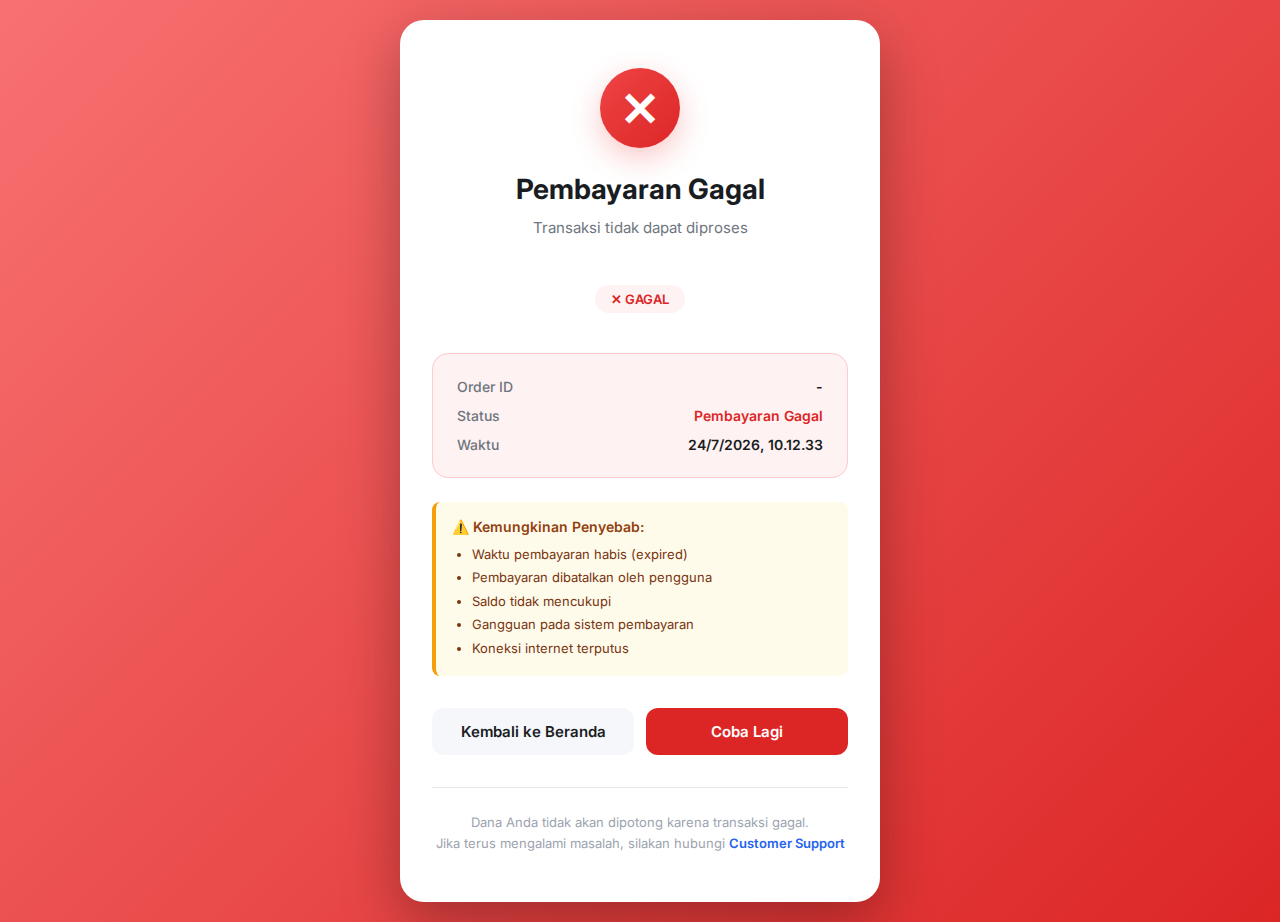
<file: failed.html>
<!DOCTYPE html>
<html lang="id">
<head>
    <meta charset="UTF-8">
    <meta name="viewport" content="width=device-width, initial-scale=1.0">
    <title>Pembayaran Gagal - Qualita Travel</title>
    <link href="https://fonts.googleapis.com/css2?family=Inter:wght@400;500;600;700&display=swap" rel="stylesheet">
    <style>
        * {
            margin: 0;
            padding: 0;
            box-sizing: border-box;
        }

        body {
            font-family: 'Inter', sans-serif;
            background: linear-gradient(135deg, #f87171 0%, #dc2626 100%);
            min-height: 100vh;
            display: flex;
            justify-content: center;
            align-items: center;
            padding: 20px;
        }

        .container {
            background: white;
            border-radius: 24px;
            padding: 48px 32px;
            max-width: 480px;
            width: 100%;
            text-align: center;
            box-shadow: 0 20px 60px rgba(0, 0, 0, 0.3);
            animation: slideUp 0.5s ease-out;
        }

        @keyframes slideUp {
            from {
                opacity: 0;
                transform: translateY(30px);
            }
            to {
                opacity: 1;
                transform: translateY(0);
            }
        }

        .error-icon {
            width: 80px;
            height: 80px;
            margin: 0 auto 24px;
            background: linear-gradient(135deg, #ef4444 0%, #dc2626 100%);
            border-radius: 50%;
            display: flex;
            align-items: center;
            justify-content: center;
            animation: shake 0.6s ease-out;
            box-shadow: 0 10px 30px rgba(239, 68, 68, 0.3);
        }

        .error-icon::before {
            content: "✕";
            font-size: 48px;
            color: white;
            font-weight: bold;
        }

        @keyframes shake {
            0%, 100% { transform: translateX(0); }
            10%, 30%, 50%, 70%, 90% { transform: translateX(-5px); }
            20%, 40%, 60%, 80% { transform: translateX(5px); }
        }

        h1 {
            color: #1a1d1f;
            font-size: 28px;
            font-weight: 700;
            margin-bottom: 12px;
        }

        .subtitle {
            color: #6f767e;
            font-size: 15px;
            margin-bottom: 32px;
        }

        .info-box {
            background: #fef2f2;
            border: 1px solid #fecaca;
            border-radius: 16px;
            padding: 24px;
            margin: 24px 0;
            text-align: left;
        }

        .info-row {
            display: flex;
            justify-content: space-between;
            margin-bottom: 12px;
            font-size: 14px;
        }

        .info-row:last-child {
            margin-bottom: 0;
        }

        .info-label {
            color: #6f767e;
            font-weight: 500;
        }

        .info-value {
            color: #1a1d1f;
            font-weight: 600;
            text-align: right;
        }

        .status-badge {
            display: inline-block;
            padding: 6px 16px;
            background: #fef2f2;
            color: #dc2626;
            border-radius: 20px;
            font-size: 13px;
            font-weight: 600;
            margin: 16px 0;
        }

        .reason-box {
            background: #fffbeb;
            border-left: 4px solid #f59e0b;
            border-radius: 8px;
            padding: 16px;
            margin: 24px 0;
            text-align: left;
        }

        .reason-box h3 {
            color: #92400e;
            font-size: 14px;
            font-weight: 600;
            margin-bottom: 8px;
        }

        .reason-box ul {
            color: #78350f;
            font-size: 13px;
            line-height: 1.8;
            padding-left: 20px;
        }

        .buttons {
            display: flex;
            gap: 12px;
            margin-top: 32px;
        }

        .btn {
            flex: 1;
            padding: 14px 24px;
            border: none;
            border-radius: 12px;
            font-size: 15px;
            font-weight: 600;
            cursor: pointer;
            transition: all 0.2s;
            font-family: 'Inter', sans-serif;
        }

        .btn:hover {
            transform: translateY(-2px);
            box-shadow: 0 4px 12px rgba(0, 0, 0, 0.15);
        }

        .btn-primary {
            background: #dc2626;
            color: white;
        }

        .btn-primary:hover {
            background: #b91c1c;
        }

        .btn-secondary {
            background: #f5f7fa;
            color: #1a1d1f;
        }

        .btn-secondary:hover {
            background: #e5e7eb;
        }

        .footer-note {
            margin-top: 32px;
            padding-top: 24px;
            border-top: 1px solid #e5e7eb;
            color: #9ca3af;
            font-size: 13px;
            line-height: 1.6;
        }

        .support-link {
            color: #2563eb;
            text-decoration: none;
            font-weight: 600;
        }

        .support-link:hover {
            text-decoration: underline;
        }
    </style>
</head>
<body>
    <div class="container">
        <div class="error-icon"></div>
        <h1>Pembayaran Gagal</h1>
        <p class="subtitle">Transaksi tidak dapat diproses</p>
        
        <div class="status-badge">✕ GAGAL</div>

        <div class="info-box">
            <div class="info-row">
                <span class="info-label">Order ID</span>
                <span class="info-value" id="orderId">-</span>
            </div>
            <div class="info-row">
                <span class="info-label">Status</span>
                <span class="info-value" style="color: #dc2626;">Pembayaran Gagal</span>
            </div>
            <div class="info-row">
                <span class="info-label">Waktu</span>
                <span class="info-value" id="failedTime">-</span>
            </div>
        </div>

        <div class="reason-box">
            <h3>⚠️ Kemungkinan Penyebab:</h3>
            <ul>
                <li>Waktu pembayaran habis (expired)</li>
                <li>Pembayaran dibatalkan oleh pengguna</li>
                <li>Saldo tidak mencukupi</li>
                <li>Gangguan pada sistem pembayaran</li>
                <li>Koneksi internet terputus</li>
            </ul>
        </div>

        <div class="buttons">
            <button class="btn btn-secondary" onclick="backToHome()">
                Kembali ke Beranda
            </button>
            <button class="btn btn-primary" onclick="retryPayment()">
                Coba Lagi
            </button>
        </div>

        <div class="footer-note">
            <p>Dana Anda tidak akan dipotong karena transaksi gagal.</p>
            <p>Jika terus mengalami masalah, silakan hubungi 
                <a href="#" class="support-link">Customer Support</a>
            </p>
        </div>
    </div>

    <script>
        // Ambil data dari URL parameters
        function loadFailedData() {
            const urlParams = new URLSearchParams(window.location.search);
            
            const orderId = urlParams.get('order_id') || '-';
            const timestamp = urlParams.get('timestamp');

            document.getElementById('orderId').textContent = orderId;
            
            if (timestamp) {
                const date = new Date(parseInt(timestamp) * 1000);
                document.getElementById('failedTime').textContent = date.toLocaleString('id-ID');
            } else {
                document.getElementById('failedTime').textContent = new Date().toLocaleString('id-ID');
            }
        }

        function backToHome() {
            window.location.href = '/';
        }

        function retryPayment() {
            // Kembali ke halaman utama untuk melakukan pembelian ulang
            window.location.href = '/';
        }

        // Load data saat halaman dimuat
        window.addEventListener('load', loadFailedData);
    </script>
</body>
</html>
</file>
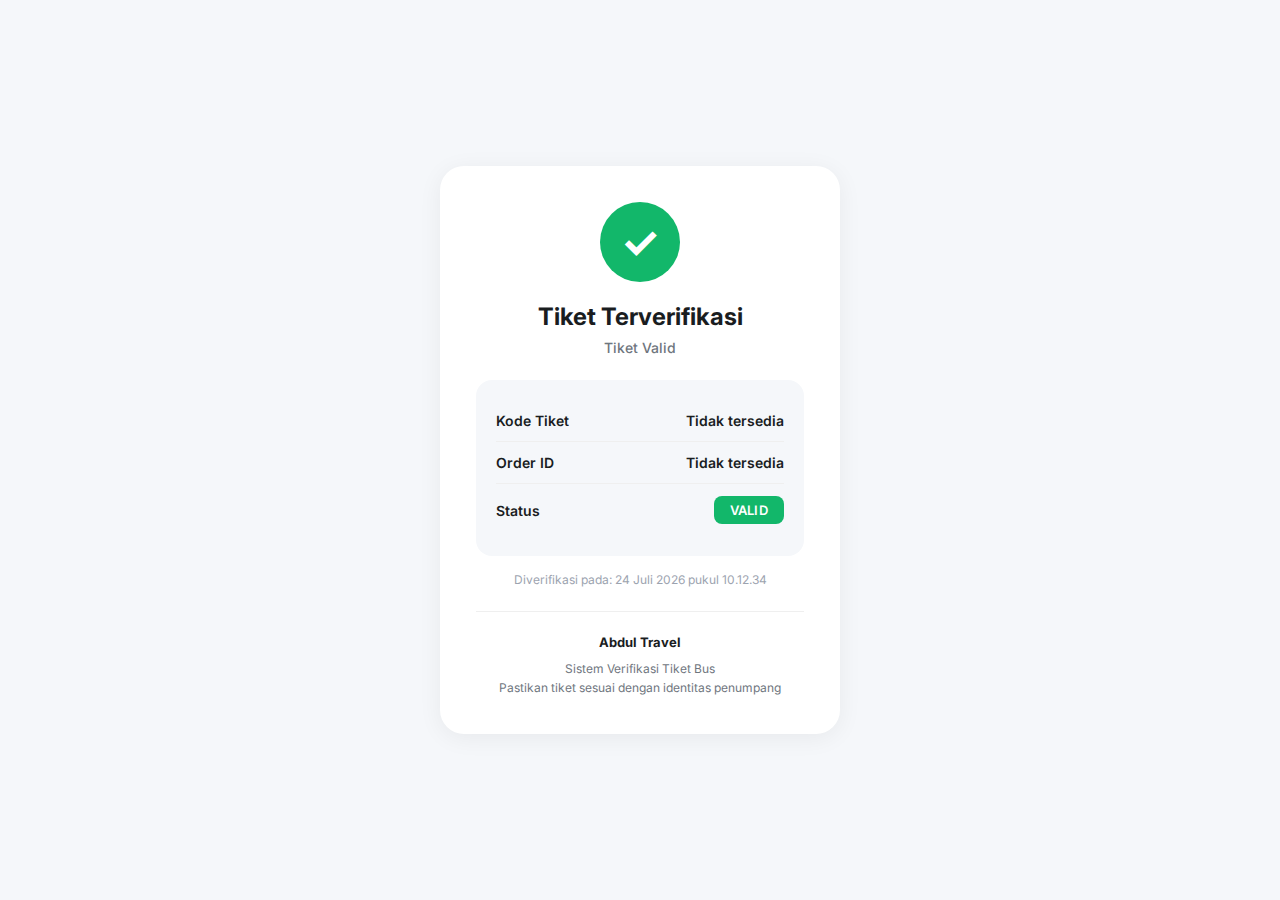
<file: simulasi-verifikasi.html>
<!DOCTYPE html>
<html lang="id">
<head>
    <meta charset="UTF-8">
    <title>Verifikasi Tiket - Abdul Travel</title>
    <meta name="viewport" content="width=device-width, initial-scale=1.0">
    <link href="https://fonts.googleapis.com/css2?family=Inter:wght@400;500;600;700&display=swap" rel="stylesheet">
    
    <style>
        * {
            margin: 0;
            padding: 0;
            box-sizing: border-box;
        }

        body {
            font-family: 'Inter', sans-serif;
            background: #f5f7fa;
            min-height: 100vh;
            display: flex;
            justify-content: center;
            align-items: center;
            padding: 20px;
        }

        .card {
            background: white;
            max-width: 400px;
            width: 100%;
            padding: 36px;
            border-radius: 24px;
            box-shadow: 0 4px 24px rgba(0, 0, 0, 0.06);
            text-align: center;
            animation: slideUp 0.4s ease-out;
        }

        @keyframes slideUp {
            from { 
                opacity: 0; 
                transform: translateY(20px);
            }
            to { 
                opacity: 1; 
                transform: translateY(0);
            }
        }

        .success-icon {
            width: 80px;
            height: 80px;
            background: #12b76a;
            border-radius: 50%;
            margin: 0 auto 20px;
            display: flex;
            align-items: center;
            justify-content: center;
            font-size: 44px;
            color: white;
            animation: successPop 0.5s ease-out;
        }

        @keyframes successPop {
            0% { 
                transform: scale(0);
                opacity: 0;
            }
            50% { 
                transform: scale(1.1);
            }
            100% { 
                transform: scale(1);
                opacity: 1;
            }
        }

        h1 {
            color: #1a1d1f;
            margin-bottom: 8px;
            font-size: 24px;
            font-weight: 700;
        }

        .subtitle {
            color: #6f767e;
            font-size: 14px;
            margin-bottom: 24px;
            font-weight: 500;
        }

        .info {
            background: #f5f7fa;
            border-radius: 16px;
            padding: 20px;
            margin-top: 24px;
            text-align: left;
            font-size: 14px;
        }

        .info p {
            margin: 12px 0;
            display: flex;
            justify-content: space-between;
            align-items: center;
        }

        .info strong {
            color: #1a1d1f;
            font-weight: 600;
        }

        .info .value {
            color: #1a1d1f;
            font-weight: 600;
            text-align: right;
        }

        .status-badge {
            display: inline-block;
            background: #12b76a;
            color: white;
            padding: 6px 16px;
            border-radius: 8px;
            font-weight: 600;
            font-size: 13px;
            text-transform: uppercase;
            letter-spacing: 0.3px;
        }

        .divider {
            height: 1px;
            background: #efefef;
            margin: 12px 0;
        }

        .footer {
            margin-top: 24px;
            padding-top: 20px;
            border-top: 1px solid #efefef;
            font-size: 12px;
            color: #6f767e;
            line-height: 1.6;
        }

        .footer strong {
            color: #1a1d1f;
            display: block;
            margin-bottom: 6px;
            font-size: 13px;
        }

        .timestamp {
            font-size: 12px;
            color: #9ca3af;
            margin-top: 16px;
        }

        .check-icon {
            width: 80px;
            height: 80px;
            background: #12b76a;
            border-radius: 50%;
            margin: 0 auto 20px;
            display: flex;
            align-items: center;
            justify-content: center;
            position: relative;
            animation: successPop 0.5s ease-out;
        }

        .check-icon::before {
            content: '✓';
            font-size: 44px;
            color: white;
            font-weight: bold;
        }
    </style>
</head>
<body>

<div class="card">
    <div class="check-icon"></div>

    <h1>Tiket Terverifikasi</h1>
    <p class="subtitle">Tiket Valid</p>

    <div class="info">
        <p>
            <strong>Kode Tiket</strong>
            <span class="value" id="ticketCode">-</span>
        </p>
        <div class="divider"></div>
        <p>
            <strong>Order ID</strong>
            <span class="value" id="orderId">-</span>
        </p>
        <div class="divider"></div>
        <p>
            <strong>Status</strong>
            <span class="status-badge">VALID</span>
        </p>
    </div>

    <p class="timestamp" id="verificationTime">Diverifikasi pada: -</p>

    <div class="footer">
        <strong>Abdul Travel</strong>
        Sistem Verifikasi Tiket Bus<br>
        Pastikan tiket sesuai dengan identitas penumpang
    </div>
</div>

<script>
    document.addEventListener('DOMContentLoaded', function() {
        const params = new URLSearchParams(window.location.search);
        const ticketCode = params.get('code');
        const orderId = params.get('order');

        document.getElementById('ticketCode').textContent = ticketCode || 'Tidak tersedia';
        document.getElementById('orderId').textContent = orderId || 'Tidak tersedia';

        const now = new Date();
        const formattedTime = now.toLocaleString('id-ID', {
            day: '2-digit',
            month: 'long',
            year: 'numeric',
            hour: '2-digit',
            minute: '2-digit',
            second: '2-digit'
        });
        document.getElementById('verificationTime').textContent = `Diverifikasi pada: ${formattedTime}`;
    });
</script>

</body>
</html>
</file>
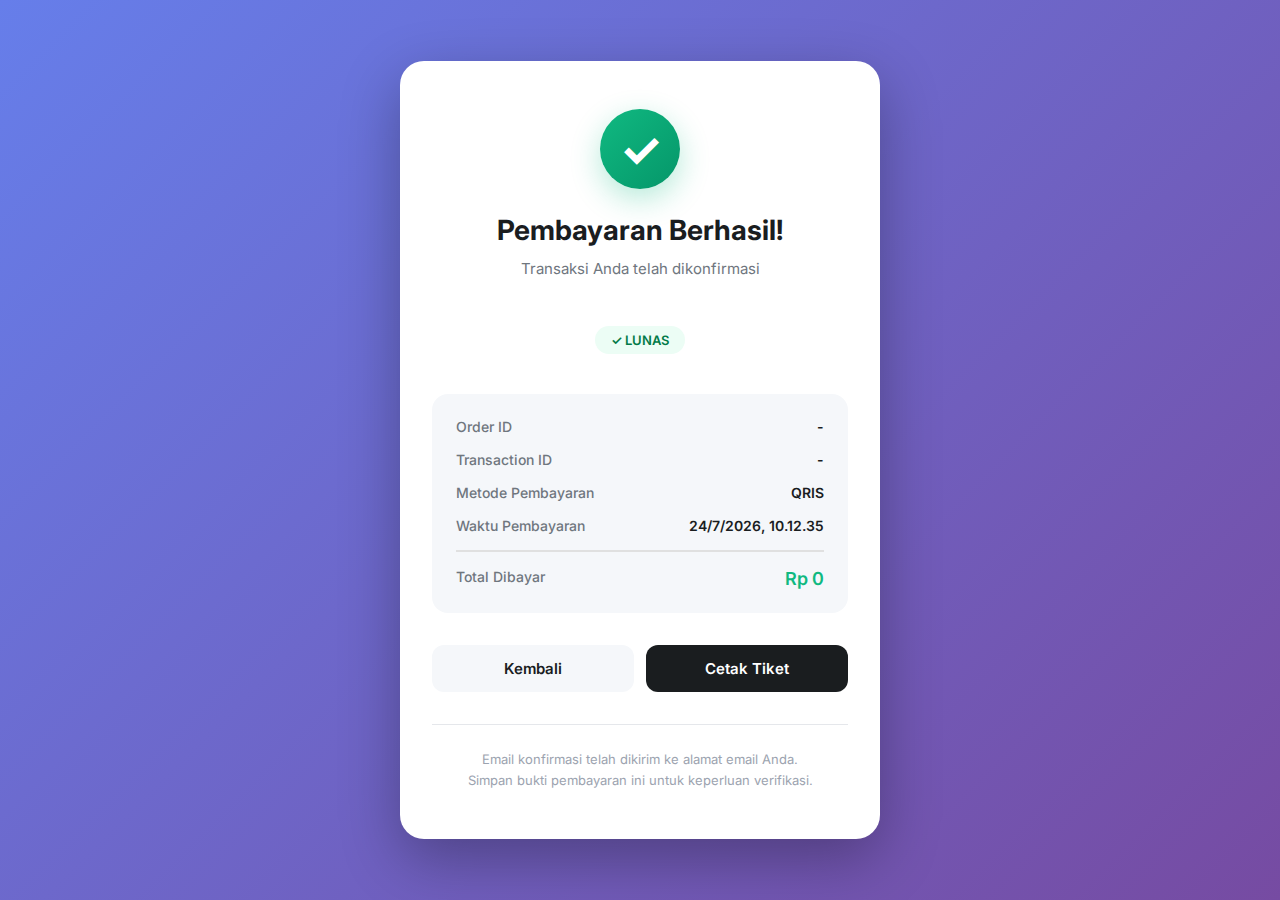
<file: success.html>
<!DOCTYPE html>
<html lang="id">
<head>
    <meta charset="UTF-8">
    <meta name="viewport" content="width=device-width, initial-scale=1.0">
    <title>Pembayaran Berhasil - Qualita Travel</title>
    <link href="https://fonts.googleapis.com/css2?family=Inter:wght@400;500;600;700&display=swap" rel="stylesheet">
    <style>
        * {
            margin: 0;
            padding: 0;
            box-sizing: border-box;
        }

        body {
            font-family: 'Inter', sans-serif;
            background: linear-gradient(135deg, #667eea 0%, #764ba2 100%);
            min-height: 100vh;
            display: flex;
            justify-content: center;
            align-items: center;
            padding: 20px;
        }

        .container {
            background: white;
            border-radius: 24px;
            padding: 48px 32px;
            max-width: 480px;
            width: 100%;
            text-align: center;
            box-shadow: 0 20px 60px rgba(0, 0, 0, 0.3);
            animation: slideUp 0.5s ease-out;
        }

        @keyframes slideUp {
            from {
                opacity: 0;
                transform: translateY(30px);
            }
            to {
                opacity: 1;
                transform: translateY(0);
            }
        }

        .success-icon {
            width: 80px;
            height: 80px;
            margin: 0 auto 24px;
            background: linear-gradient(135deg, #10b981 0%, #059669 100%);
            border-radius: 50%;
            display: flex;
            align-items: center;
            justify-content: center;
            animation: pop 0.6s ease-out;
            box-shadow: 0 10px 30px rgba(16, 185, 129, 0.3);
        }

        .success-icon::before {
            content: "✓";
            font-size: 48px;
            color: white;
            font-weight: bold;
        }

        @keyframes pop {
            0% { transform: scale(0); opacity: 0; }
            50% { transform: scale(1.2); }
            100% { transform: scale(1); opacity: 1; }
        }

        h1 {
            color: #1a1d1f;
            font-size: 28px;
            font-weight: 700;
            margin-bottom: 12px;
        }

        .subtitle {
            color: #6f767e;
            font-size: 15px;
            margin-bottom: 32px;
        }

        .info-box {
            background: #f5f7fa;
            border-radius: 16px;
            padding: 24px;
            margin: 24px 0;
            text-align: left;
        }

        .info-row {
            display: flex;
            justify-content: space-between;
            margin-bottom: 16px;
            font-size: 14px;
        }

        .info-row:last-child {
            margin-bottom: 0;
            padding-top: 16px;
            border-top: 2px solid #e0e0e0;
        }

        .info-label {
            color: #6f767e;
            font-weight: 500;
        }

        .info-value {
            color: #1a1d1f;
            font-weight: 600;
            text-align: right;
        }

        .status-badge {
            display: inline-block;
            padding: 6px 16px;
            background: #ecfdf5;
            color: #027a48;
            border-radius: 20px;
            font-size: 13px;
            font-weight: 600;
            margin: 16px 0;
        }

        .buttons {
            display: flex;
            gap: 12px;
            margin-top: 32px;
        }

        .btn {
            flex: 1;
            padding: 14px 24px;
            border: none;
            border-radius: 12px;
            font-size: 15px;
            font-weight: 600;
            cursor: pointer;
            transition: all 0.2s;
            font-family: 'Inter', sans-serif;
        }

        .btn:hover {
            transform: translateY(-2px);
            box-shadow: 0 4px 12px rgba(0, 0, 0, 0.15);
        }

        .btn-primary {
            background: #1a1d1f;
            color: white;
        }

        .btn-primary:hover {
            background: #2d3135;
        }

        .btn-secondary {
            background: #f5f7fa;
            color: #1a1d1f;
        }

        .btn-secondary:hover {
            background: #e5e7eb;
        }

        .footer-note {
            margin-top: 32px;
            padding-top: 24px;
            border-top: 1px solid #e5e7eb;
            color: #9ca3af;
            font-size: 13px;
            line-height: 1.6;
        }

        .loading {
            display: inline-block;
            width: 16px;
            height: 16px;
            border: 2px solid #f3f3f3;
            border-top: 2px solid #1a1d1f;
            border-radius: 50%;
            animation: spin 0.6s linear infinite;
            margin-right: 8px;
            vertical-align: middle;
        }

        @keyframes spin {
            0% { transform: rotate(0deg); }
            100% { transform: rotate(360deg); }
        }
    </style>
</head>
<body>
    <div class="container">
        <div class="success-icon"></div>
        <h1>Pembayaran Berhasil!</h1>
        <p class="subtitle">Transaksi Anda telah dikonfirmasi</p>
        
        <div class="status-badge">✓ LUNAS</div>

        <div class="info-box">
            <div class="info-row">
                <span class="info-label">Order ID</span>
                <span class="info-value" id="orderId">-</span>
            </div>
            <div class="info-row">
                <span class="info-label">Transaction ID</span>
                <span class="info-value" id="transactionId">-</span>
            </div>
            <div class="info-row">
                <span class="info-label">Metode Pembayaran</span>
                <span class="info-value">QRIS</span>
            </div>
            <div class="info-row">
                <span class="info-label">Waktu Pembayaran</span>
                <span class="info-value" id="paymentTime">-</span>
            </div>
            <div class="info-row">
                <span class="info-label">Total Dibayar</span>
                <span class="info-value" id="amount" style="font-size: 18px; color: #10b981;">-</span>
            </div>
        </div>

        <div class="buttons">
            <button class="btn btn-secondary" onclick="backToHome()">
                Kembali
            </button>
            <button class="btn btn-primary" onclick="printTicket()">
                Cetak Tiket
            </button>
        </div>

        <div class="footer-note">
            <p>Email konfirmasi telah dikirim ke alamat email Anda.</p>
            <p>Simpan bukti pembayaran ini untuk keperluan verifikasi.</p>
        </div>
    </div>

    <script>
        // Ambil data dari URL parameters
        function loadPaymentData() {
            const urlParams = new URLSearchParams(window.location.search);
            
            const orderId = urlParams.get('order_id') || '-';
            const transactionId = urlParams.get('transaction_id') || '-';
            const amount = urlParams.get('amount') || '0';
            const timestamp = urlParams.get('timestamp');

            document.getElementById('orderId').textContent = orderId;
            document.getElementById('transactionId').textContent = transactionId;
            document.getElementById('amount').textContent = formatCurrency(amount);
            
            if (timestamp) {
                const date = new Date(parseInt(timestamp) * 1000);
                document.getElementById('paymentTime').textContent = date.toLocaleString('id-ID');
            } else {
                document.getElementById('paymentTime').textContent = new Date().toLocaleString('id-ID');
            }
        }

        function formatCurrency(amount) {
            return 'Rp ' + parseInt(amount).toLocaleString('id-ID');
        }

        function backToHome() {
            window.location.href = '/';
        }

        function printTicket() {
            const urlParams = new URLSearchParams(window.location.search);
            const orderId = urlParams.get('order_id');
            
            // Redirect ke halaman utama dengan parameter untuk print
            window.location.href = `/?print=${orderId}`;
        }

        // Load data saat halaman dimuat
        window.addEventListener('load', loadPaymentData);
    </script>
</body>
</html>
</file>
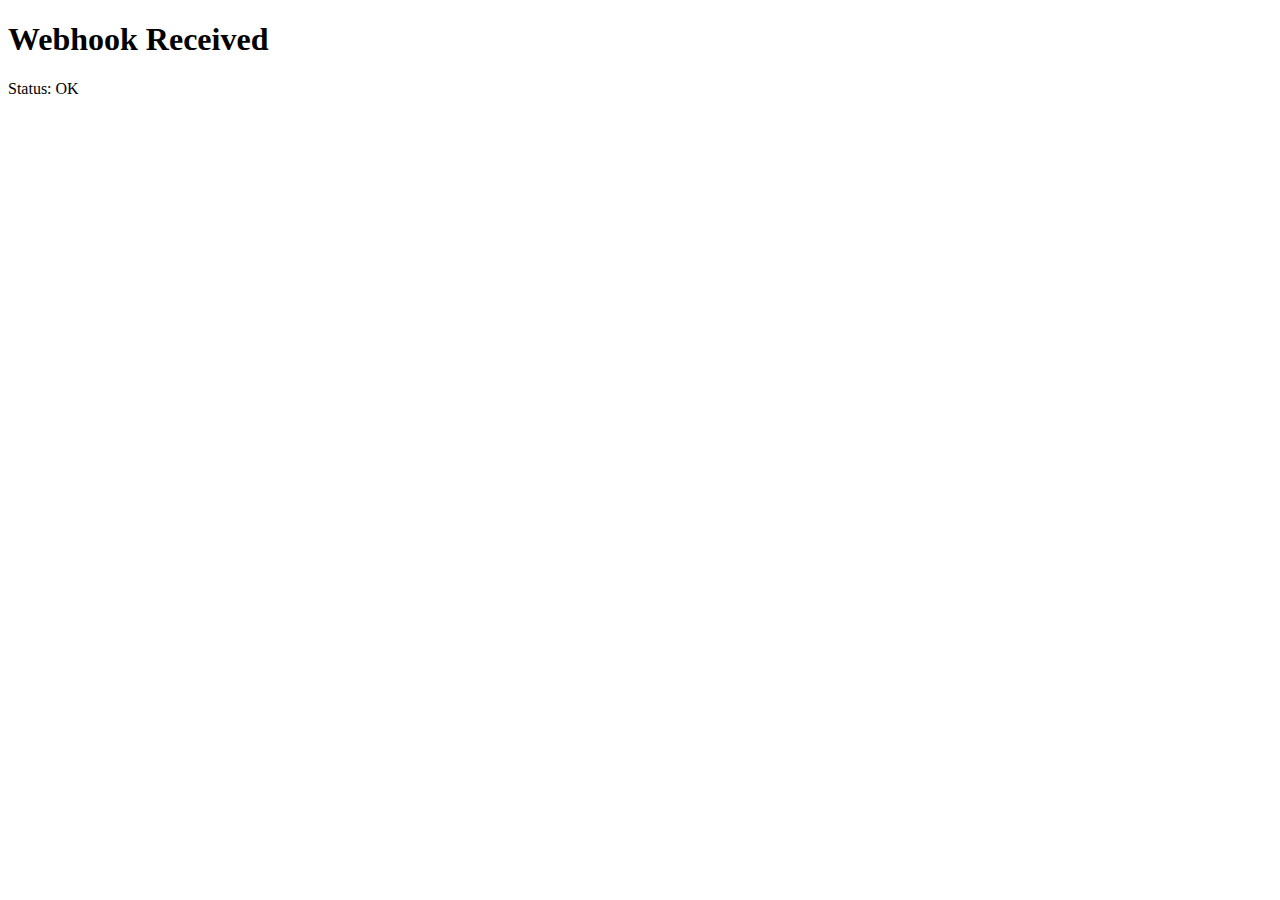
<file: webhook-cashi.html>
<!DOCTYPE html>
<html lang="id">
<head>
    <meta charset="UTF-8">
    <meta name="viewport" content="width=device-width, initial-scale=1.0">
    <title>Webhook Handler - Cashi Payment</title>
</head>
<body>
    <script>
        // ============================================
        // WEBHOOK HANDLER untuk Cashi Payment Gateway
        // ============================================
        // File ini dipanggil oleh Cashi ketika status pembayaran berubah
        
        const CASHI_WEBHOOK_SECRET = 'sk_84f850e7e2e1723ad888cf4fcef78a5e';

        // Fungsi untuk memvalidasi signature webhook dari Cashi
        async function validateWebhookSignature(payload, signature) {
            // Implementasi validasi signature sesuai dokumentasi Cashi
            // Biasanya menggunakan HMAC SHA256
            try {
                const encoder = new TextEncoder();
                const data = encoder.encode(JSON.stringify(payload) + CASHI_WEBHOOK_SECRET);
                const hashBuffer = await crypto.subtle.digest('SHA-256', data);
                const hashArray = Array.from(new Uint8Array(hashBuffer));
                const hashHex = hashArray.map(b => b.toString(16).padStart(2, '0')).join('');
                
                return hashHex === signature;
            } catch (error) {
                console.error('Signature validation error:', error);
                return false;
            }
        }

        // Handler untuk menerima webhook dari Cashi
        async function handleWebhook() {
            try {
                // Dapatkan data dari query string atau POST body
                const urlParams = new URLSearchParams(window.location.search);
                
                // Contoh struktur data webhook dari Cashi:
                const webhookData = {
                    order_id: urlParams.get('order_id'),
                    status: urlParams.get('status'),
                    amount: urlParams.get('amount'),
                    payment_method: urlParams.get('payment_method'),
                    transaction_id: urlParams.get('transaction_id'),
                    timestamp: urlParams.get('timestamp'),
                    signature: urlParams.get('signature')
                };

                console.log('Webhook received:', webhookData);

                // Validasi signature (opsional tapi sangat direkomendasikan)
                const isValid = await validateWebhookSignature(webhookData, webhookData.signature);
                
                if (!isValid && webhookData.signature) {
                    console.error('Invalid webhook signature!');
                    return;
                }

                // Proses berdasarkan status pembayaran
                if (webhookData.status === 'paid' || webhookData.status === 'success') {
                    // Pembayaran berhasil
                    console.log('Payment SUCCESS for order:', webhookData.order_id);
                    
                    // Simpan ke localStorage atau database
                    savePaymentSuccess(webhookData);
                    
                    // Kirim notifikasi atau update UI jika ada
                    notifyPaymentSuccess(webhookData);
                    
                } else if (webhookData.status === 'failed') {
                    // Pembayaran gagal
                    console.log('Payment FAILED for order:', webhookData.order_id);
                    savePaymentFailed(webhookData);
                    
                } else if (webhookData.status === 'expired') {
                    // Pembayaran kadaluarsa
                    console.log('Payment EXPIRED for order:', webhookData.order_id);
                    savePaymentExpired(webhookData);
                }

                // Return success response ke Cashi
                document.body.innerHTML = '<h1>Webhook Received</h1><p>Status: OK</p>';
                
            } catch (error) {
                console.error('Webhook handling error:', error);
                document.body.innerHTML = '<h1>Webhook Error</h1><p>Status: Error</p>';
            }
        }

        function savePaymentSuccess(data) {
            // Simpan data pembayaran sukses ke localStorage
            const payments = JSON.parse(localStorage.getItem('successful_payments') || '[]');
            payments.push({
                ...data,
                received_at: new Date().toISOString()
            });
            localStorage.setItem('successful_payments', JSON.stringify(payments));
            
            // Tandai order sebagai paid
            localStorage.setItem(`payment_${data.order_id}`, 'paid');
        }

        function savePaymentFailed(data) {
            localStorage.setItem(`payment_${data.order_id}`, 'failed');
        }

        function savePaymentExpired(data) {
            localStorage.setItem(`payment_${data.order_id}`, 'expired');
        }

        function notifyPaymentSuccess(data) {
            // Broadcast event untuk update UI di tab lain
            if ('BroadcastChannel' in window) {
                const channel = new BroadcastChannel('payment_updates');
                channel.postMessage({
                    type: 'payment_success',
                    order_id: data.order_id,
                    amount: data.amount
                });
            }
        }

        // Jalankan handler saat halaman dimuat
        window.addEventListener('load', handleWebhook);
    </script>
</body>
</html>
</file>
